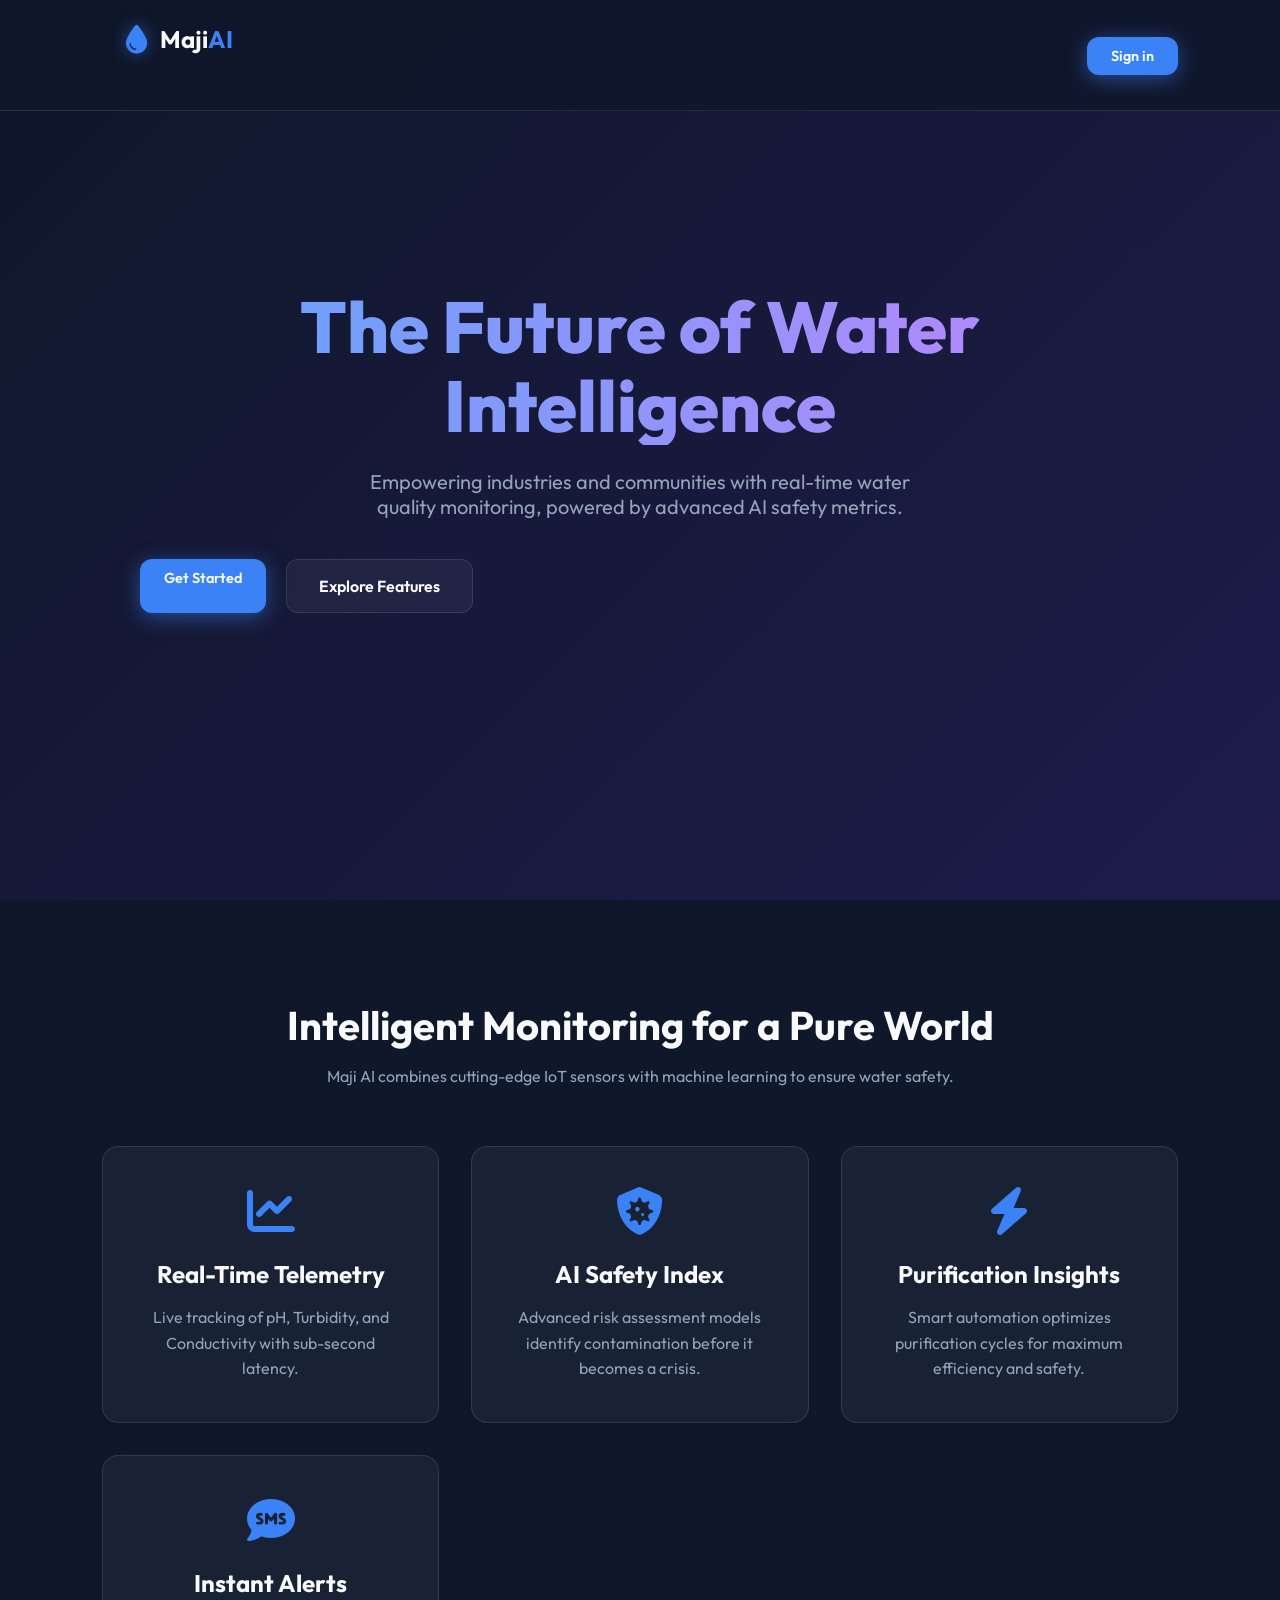
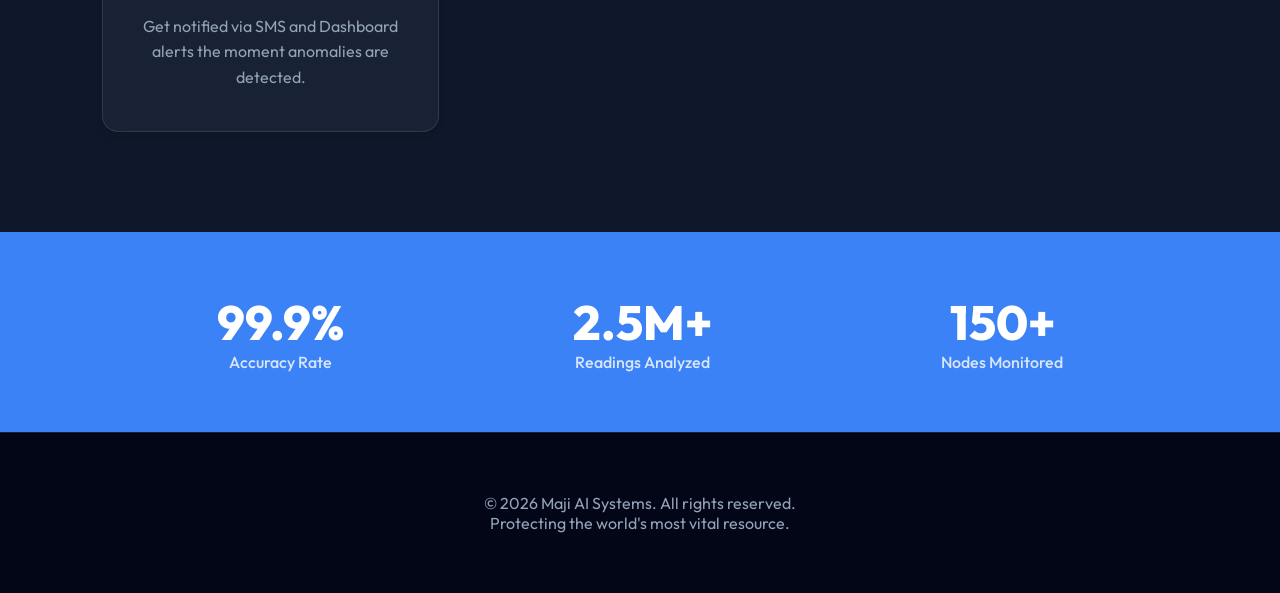
<file: frontend/index.html>
<!DOCTYPE html>
<html lang="en">
<head>
    <meta charset="UTF-8">
    <meta name="viewport" content="width=device-width, initial-scale=1.0">
    <title>Maji AI - Smart Water Intelligence</title>
    <link rel="preconnect" href="https://fonts.googleapis.com">
    <link rel="preconnect" href="https://fonts.gstatic.com" crossorigin>
    <link href="https://fonts.googleapis.com/css2?family=Outfit:wght@300;400;500;600;700&display=swap" rel="stylesheet">
    <link rel="stylesheet" href="https://cdnjs.cloudflare.com/ajax/libs/font-awesome/6.4.0/css/all.min.css">
    <link rel="stylesheet" href="style.css">
    <style>
        :root {
            --hero-gradient: linear-gradient(135deg, #0f172a 0%, #1e1b4b 100%);
        }

        body {
            overflow-x: hidden;
        }

        .landing-nav {
            position: fixed;
            top: 0;
            width: 100%;
            padding: 24px 8%;
            display: flex;
            justify-content: space-between;
            align-items: center;
            z-index: 1000;
            background: rgba(15, 23, 42, 0.8);
            backdrop-filter: blur(12px);
            border-bottom: 1px solid var(--border-color);
        }

        .hero-section {
            height: 100vh;
            display: flex;
            flex-direction: column;
            justify-content: center;
            align-items: center;
            text-align: center;
            padding: 0 10%;
            background: var(--hero-gradient);
            position: relative;
        }

        .hero-content h1 {
            font-size: 4.5rem;
            font-weight: 800;
            margin-bottom: 24px;
            background: linear-gradient(to right, #60a5fa, #c084fc);
            background-clip: text;
            -webkit-background-clip: text;
            -webkit-text-fill-color: transparent;
            line-height: 1.1;
        }

        .hero-content p {
            font-size: 1.25rem;
            color: var(--text-muted);
            max-width: 600px;
            margin: 0 auto 40px;
        }

        .hero-btns {
            display: flex;
            gap: 20px;
        }

        .btn-primary {
            padding: 16px 32px;
            background: var(--accent-blue);
            color: white;
            border-radius: 12px;
            font-weight: 600;
            text-decoration: none;
            transition: all 0.3s ease;
            box-shadow: 0 4px 20px var(--accent-blue-glow);
        }

        .btn-primary:hover {
            transform: translateY(-2px);
            box-shadow: 0 8px 30px var(--accent-blue-glow);
        }

        .btn-secondary {
            padding: 16px 32px;
            background: rgba(255, 255, 255, 0.05);
            color: white;
            border: 1px solid var(--border-color);
            border-radius: 12px;
            font-weight: 600;
            text-decoration: none;
            transition: all 0.3s ease;
        }

        .btn-secondary:hover {
            background: rgba(255, 255, 255, 0.1);
        }

        .features-section {
            padding: 100px 8%;
            background: #0f172a;
        }

        .section-header {
            text-align: center;
            margin-bottom: 60px;
        }

        .section-header h2 {
            font-size: 2.5rem;
            margin-bottom: 16px;
        }

        .features-grid {
            display: grid;
            grid-template-columns: repeat(auto-fit, minmax(280px, 1fr));
            gap: 32px;
        }

        .feature-card {
            padding: 40px;
            text-align: center;
            transition: all 0.3s ease;
        }

        .feature-card i {
            font-size: 3rem;
            color: var(--accent-blue);
            margin-bottom: 24px;
        }

        .feature-card h3 {
            font-size: 1.5rem;
            margin-bottom: 16px;
        }

        .feature-card p {
            color: var(--text-muted);
            line-height: 1.6;
        }

        .feature-card:hover {
            transform: translateY(-10px);
            background: rgba(255, 255, 255, 0.03);
        }

        .stats-banner {
            background: var(--accent-blue);
            padding: 60px 8%;
            display: flex;
            justify-content: space-around;
            text-align: center;
        }

        .stat-item h4 {
            font-size: 3rem;
            font-weight: 800;
            color: white;
        }

        .stat-item p {
            color: rgba(255, 255, 255, 0.8);
            font-weight: 500;
        }

        footer {
            padding: 60px 8%;
            background: #020617;
            border-top: 1px solid var(--border-color);
            text-align: center;
            color: var(--text-muted);
        }

        /* Modal styling */
        .modal {
            display: none;
            position: fixed;
            z-index: 2000;
            left: 0;
            top: 0;
            width: 100%;
            height: 100%;
            background-color: rgba(0,0,0,0.8);
            backdrop-filter: blur(8px);
            align-items: center;
            justify-content: center;
        }

        .modal-content {
            width: 100%;
            max-width: 420px;
            animation: slideUp 0.3s ease-out;
        }

        @keyframes slideUp {
            from { transform: translateY(20px); opacity: 0; }
            to { transform: translateY(0); opacity: 1; }
        }

        .close-modal {
            position: absolute;
            top: 20px;
            right: 20px;
            color: white;
            font-size: 24px;
            cursor: pointer;
            transition: color 0.3s;
        }

        .close-modal:hover {
            color: var(--accent-blue);
        }

        @media (max-width: 768px) {
            .hero-content h1 {
                font-size: 3rem;
            }
            .hero-btns {
                flex-direction: column;
                width: 100%;
            }
            .btn-primary, .btn-secondary {
                width: 100%;
            }
        }
    </style>
</head>
<body>
    <nav class="landing-nav">
        <div class="logo">
            <i class="fa-solid fa-droplet"></i>
            <span>Maji<span>AI</span></span>
        </div>
        <div class="nav-links">
            
            <a href="register.html" class="btn-primary" style="padding: 10px 24px; font-size: 0.9rem; margin-left: 12px;">Sign in</a>
        </div>
    </nav>

    <header class="hero-section">
        <div class="hero-content">
            <h1>The Future of Water Intelligence</h1>
            <p>Empowering industries and communities with real-time water quality monitoring, powered by advanced AI safety metrics.</p>
            <div class="hero-btns">
                <a href="register.html" class="btn-primary" style="padding: 10px 24px; font-size: 0.9rem; margin-left: 12px;">Get Started</a>
                <a href="#features" class="btn-secondary">Explore Features</a>
            </div>
        </div>
    </header>

    <!-- Login Modal -->
    <div id="login-modal" class="modal">
        <div class="modal-content">
            <span class="close-modal">&times;</span>
            <div class="glass-panel auth-card" style="margin: 0;">
                <div class="auth-header">
                    <div class="logo">
                        <i class="fa-solid fa-droplet"></i>
                        <span>Maji<span>AI</span></span>
                    </div>
                    <h2>Welcome Back</h2>
                    <p>Enter your credentials to access Maji AI</p>
                </div>

                <div id="login-error" class="error-message"></div>

                <form class="auth-form" id="login-form">
                    <div class="input-group">
                        <label for="login-email">Email Address</label>
                        <div class="input-wrapper">
                            <i class="fa-solid fa-envelope"></i>
                            <input type="email" id="login-email" placeholder="admin@majiai.io" required>
                        </div>
                    </div>

                    <div class="input-group">
                        <label for="login-password">Password</label>
                        <div class="input-wrapper">
                            <i class="fa-solid fa-lock"></i>
                            <input type="password" id="login-password" placeholder="••••••••" required>
                        </div>
                    </div>

                    <button type="submit" class="btn-submit">Sign In</button>
                </form>

                <div class="auth-footer">
                    Don't have an account? <a href="register.html">Register here</a>
                </div>
            </div>
        </div>
    </div>

    <section id="features" class="features-section">
        <div class="section-header">
            <h2>Intelligent Monitoring for a Pure World</h2>
            <p style="color: var(--text-muted);">Maji AI combines cutting-edge IoT sensors with machine learning to ensure water safety.</p>
        </div>

        <div class="features-grid">
            <div class="glass-panel feature-card">
                <i class="fa-solid fa-chart-line"></i>
                <h3>Real-Time Telemetry</h3>
                <p>Live tracking of pH, Turbidity, and Conductivity with sub-second latency.</p>
            </div>
            <div class="glass-panel feature-card">
                <i class="fa-solid fa-shield-virus"></i>
                <h3>AI Safety Index</h3>
                <p>Advanced risk assessment models identify contamination before it becomes a crisis.</p>
            </div>
            <div class="glass-panel feature-card">
                <i class="fa-solid fa-bolt"></i>
                <h3>Purification Insights</h3>
                <p>Smart automation optimizes purification cycles for maximum efficiency and safety.</p>
            </div>
            <div class="glass-panel feature-card">
                <i class="fa-solid fa-comment-sms"></i>
                <h3>Instant Alerts</h3>
                <p>Get notified via SMS and Dashboard alerts the moment anomalies are detected.</p>
            </div>
        </div>
    </section>

    <div class="stats-banner">
        <div class="stat-item">
            <h4>99.9%</h4>
            <p>Accuracy Rate</p>
        </div>
        <div class="stat-item">
            <h4>2.5M+</h4>
            <p>Readings Analyzed</p>
        </div>
        <div class="stat-item">
            <h4>150+</h4>
            <p>Nodes Monitored</p>
        </div>
    </div>

    <footer>
        <p>&copy; 2026 Maji AI Systems. All rights reserved. <br> Protecting the world's most vital resource.</p>
    </footer>

    <script src="auth.js"></script>
    <script>
        // Smooth scroll for anchors
        document.querySelectorAll('a[href^="#"]').forEach(anchor => {
            anchor.addEventListener('click', function (e) {
                e.preventDefault();
                document.querySelector(this.getAttribute('href')).scrollIntoView({
                    behavior: 'smooth'
                });
            });
        });
    </script>
</body>
</html>
</file>
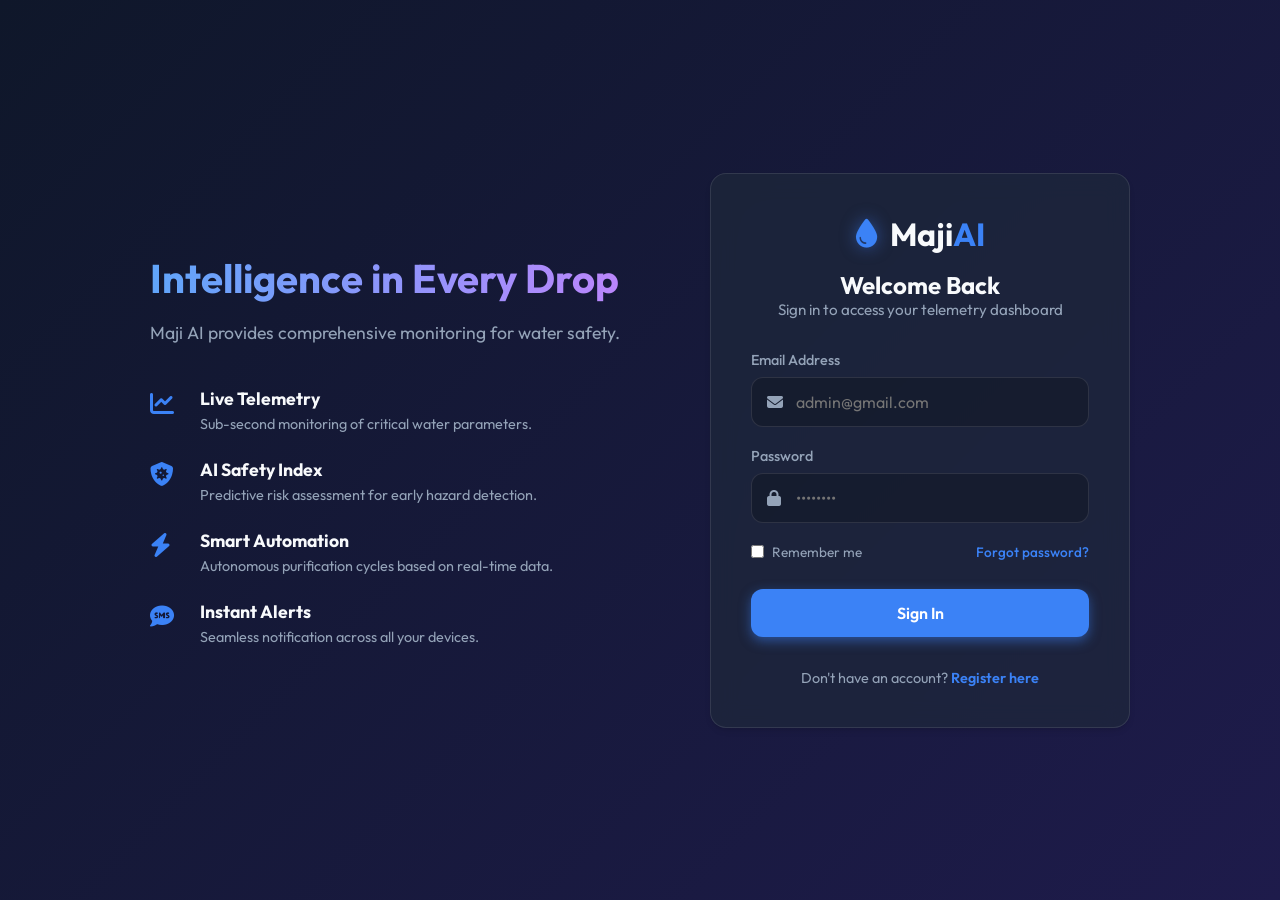
<file: frontend/login.html>
<!DOCTYPE html>
<html lang="en">
<head>
    <meta charset="UTF-8">
    <meta name="viewport" content="width=device-width, initial-scale=1.0">
    <title>Maji AI Authentication</title>
    <link rel="preconnect" href="https://fonts.googleapis.com">
    <link rel="preconnect" href="https://fonts.gstatic.com" crossorigin>
    <link href="https://fonts.googleapis.com/css2?family=Outfit:wght@300;400;500;600;700&display=swap" rel="stylesheet">
    <link rel="stylesheet" href="https://cdnjs.cloudflare.com/ajax/libs/font-awesome/6.4.0/css/all.min.css">
    <link rel="stylesheet" href="style.css">
    <link rel="stylesheet" href="login.css">
    
</head>
<body>
    <div class="auth-container">
        <div class="features-showcase">
            <div class="features-header">
                <h2>Intelligence in Every Drop</h2>
                <p>Maji AI provides comprehensive monitoring for water safety.</p>
            </div>
            <div class="features-list">
                <div class="feature-item">
                    <i class="fa-solid fa-chart-line"></i>
                    <div>
                        <h3>Live Telemetry</h3>
                        <p>Sub-second monitoring of critical water parameters.</p>
                    </div>
                </div>
                <div class="feature-item">
                    <i class="fa-solid fa-shield-virus"></i>
                    <div>
                        <h3>AI Safety Index</h3>
                        <p>Predictive risk assessment for early hazard detection.</p>
                    </div>
                </div>
                <div class="feature-item">
                    <i class="fa-solid fa-bolt"></i>
                    <div>
                        <h3>Smart Automation</h3>
                        <p>Autonomous purification cycles based on real-time data.</p>
                    </div>
                </div>
                <div class="feature-item">
                    <i class="fa-solid fa-comment-sms"></i>
                    <div>
                        <h3>Instant Alerts</h3>
                        <p>Seamless notification across all your devices.</p>
                    </div>
                </div>
            </div>
        </div>

        <div class="glass-panel auth-card">
            <div class="auth-header">
                <a href="index.html" style="text-decoration: none;">
                    <div class="logo">
                        <i class="fa-solid fa-droplet"></i>
                        <span>Maji<span>AI</span></span>
                    </div>
                </a>
                <h2>Welcome Back</h2>
                <p>Sign in to access your telemetry dashboard</p>
            </div>

            <div id="login-error" class="error-message"></div>

            <form class="auth-form" id="login-form">
                <div class="input-group">
                    <label for="login-email">Email Address</label>
                    <div class="input-wrapper">
                        <i class="fa-solid fa-envelope"></i>
                        <input type="email" id="login-email" placeholder="admin@gmail.com" required>
                    </div>
                </div>

                <div class="input-group">
                    <label for="login-password">Password</label>
                    <div class="input-wrapper">
                        <i class="fa-solid fa-lock"></i>
                        <input type="password" id="login-password" placeholder="••••••••" required>
                    </div>
                </div>

                <div class="form-options">
                    <label class="remember-me">
                        <input type="checkbox" id="remember">
                        Remember me
                    </label>
                    <a href="#" class="forgot-password">Forgot password?</a>
                </div>

                <button type="submit" class="btn-submit">Sign In</button>
            </form>

            <div class="auth-footer">
                Don't have an account? <a href="register.html">Register here</a>
            </div>
        </div>
    </div>
    
    <script src="auth.js"></script>
</body>
</html>
</file>
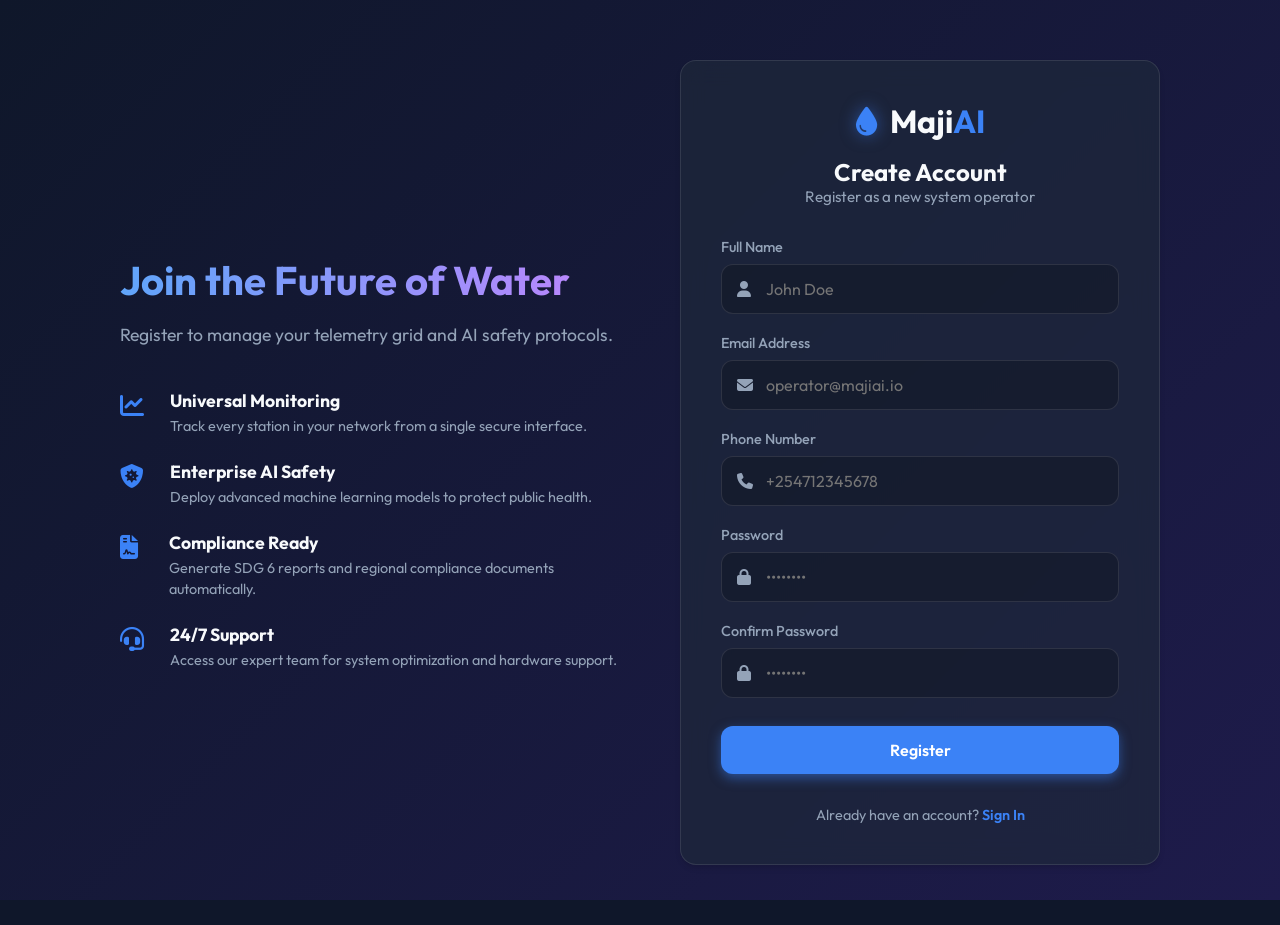
<file: frontend/register.html>
<!DOCTYPE html>
<html lang="en">
<head>
    <meta charset="UTF-8">
    <meta name="viewport" content="width=device-width, initial-scale=1.0">
    <title>Maji AI - Register</title>
    <link rel="preconnect" href="https://fonts.googleapis.com">
    <link rel="preconnect" href="https://fonts.gstatic.com" crossorigin>
    <link href="https://fonts.googleapis.com/css2?family=Outfit:wght@300;400;500;600;700&display=swap" rel="stylesheet">
    <link rel="stylesheet" href="https://cdnjs.cloudflare.com/ajax/libs/font-awesome/6.4.0/css/all.min.css">
    <link rel="stylesheet" href="style.css">
    <link rel="stylesheet" href="register.css">
</head>
<body>
    <div class="auth-container">
        <div class="features-showcase">
            <div class="features-header">
                <h2>Join the Future of Water</h2>
                <p>Register to manage your telemetry grid and AI safety protocols.</p>
            </div>
            <div class="features-list">
                <div class="feature-item">
                    <i class="fa-solid fa-chart-line"></i>
                    <div>
                        <h3>Universal Monitoring</h3>
                        <p>Track every station in your network from a single secure interface.</p>
                    </div>
                </div>
                <div class="feature-item">
                    <i class="fa-solid fa-shield-virus"></i>
                    <div>
                        <h3>Enterprise AI Safety</h3>
                        <p>Deploy advanced machine learning models to protect public health.</p>
                    </div>
                </div>
                <div class="feature-item">
                    <i class="fa-solid fa-file-contract"></i>
                    <div>
                        <h3>Compliance Ready</h3>
                        <p>Generate SDG 6 reports and regional compliance documents automatically.</p>
                    </div>
                </div>
                <div class="feature-item">
                    <i class="fa-solid fa-headset"></i>
                    <div>
                        <h3>24/7 Support</h3>
                        <p>Access our expert team for system optimization and hardware support.</p>
                    </div>
                </div>
            </div>
        </div>

        <div class="glass-panel auth-card">
            <div class="auth-header">
                <a href="index.html" style="text-decoration: none;">
                    <div class="logo">
                        <i class="fa-solid fa-droplet"></i>
                        <span>Maji<span>AI</span></span>
                    </div>
                </a>
                <h2>Create Account</h2>
                <p>Register as a new system operator</p>
            </div>

            <div id="register-error" class="error-message"></div>
            <div id="register-success" class="success-message">
                Registration successful! Redirecting to dashboard...
            </div>

            <form class="auth-form" id="register-form">
                <div class="input-group">
                    <label for="reg-name">Full Name</label>
                    <div class="input-wrapper">
                        <i class="fa-solid fa-user"></i>
                        <input type="text" id="reg-name" placeholder="John Doe" required>
                    </div>
                </div>

                <div class="input-group">
                    <label for="reg-email">Email Address</label>
                    <div class="input-wrapper">
                        <i class="fa-solid fa-envelope"></i>
                        <input type="email" id="reg-email" placeholder="operator@majiai.io" required>
                    </div>
                </div>               
             <div class="input-group">
             <label for="reg-phone">Phone Number</label>
             <div class="input-wrapper">
          <i class="fa-solid fa-phone"></i>
         <input type="tel" id="reg-phone" placeholder="+254712345678" required>
         </div>
         </div>

                <div class="input-group">
                    <label for="reg-password">Password</label>
                    <div class="input-wrapper">
                        <i class="fa-solid fa-lock"></i>
                        <input type="password" id="reg-password" placeholder="••••••••" required minlength="6">
                    </div>
                </div>

                <div class="input-group">
                    <label for="reg-confirm">Confirm Password</label>
                    <div class="input-wrapper">
                        <i class="fa-solid fa-lock"></i>
                        <input type="password" id="reg-confirm" placeholder="••••••••" required>
                    </div>
                </div>

                <button type="submit" class="btn-submit">Register</button>
            </form>

            <div class="auth-footer">
                Already have an account? <a href="login.html">Sign In</a>
            </div>
        </div>
    </div>
    
    <script src="auth.js"></script>
</body>
</html>
</file>
<file: frontend/style.css>
:root {
    --bg-dark: #0f172a;
    --bg-card: rgba(30, 41, 59, 0.7);
    --bg-card-hover: rgba(30, 41, 59, 0.9);
    --border-color: rgba(255, 255, 255, 0.1);
    
    --text-main: #f8fafc;
    --text-muted: #94a3b8;
    
    --accent-blue: #3b82f6;
    --accent-blue-glow: rgba(59, 130, 246, 0.5);
    
    --accent-orange: #f59e0b;
    --accent-orange-glow: rgba(245, 158, 11, 0.5);
    
    --accent-red: #ef4444;
    --accent-red-glow: rgba(239, 68, 68, 0.5);
    
    --accent-purple: #8b5cf6;
    
    --status-safe: #10b981;
    --status-safe-bg: rgba(16, 185, 129, 0.1);
    
    --status-danger: #ef4444;
    --status-danger-bg: rgba(239, 68, 68, 0.1);
    --status-danger-pulse: rgba(239, 68, 68, 0.4);
}

* {
    margin: 0;
    padding: 0;
    box-sizing: border-box;
    font-family: 'Outfit', sans-serif;
}

body {
    background-color: var(--bg-dark);
    color: var(--text-main);
    overflow-x: hidden; 
    background-image: 
        radial-gradient(circle at 15% 50%, rgba(59, 130, 246, 0.15), transparent 25%),
        radial-gradient(circle at 85% 30%, rgba(139, 92, 246, 0.15), transparent 25%);
    min-height: 100vh;
}


.glass-panel {
    background: var(--bg-card);
    backdrop-filter: blur(12px);
    -webkit-backdrop-filter: blur(12px);
    border: 1px solid var(--border-color);
    border-radius: 16px;
    box-shadow: 0 4px 6px -1px rgba(0, 0, 0, 0.1), 0 2px 4px -1px rgba(0, 0, 0, 0.06);
}

.app-container {
    display: flex;
    height: 100vh;
    width: 100vw;
}

.sidebar {
    width: 260px;
    background: rgba(15, 23, 42, 0.8);
    backdrop-filter: blur(20px);
    border-right: 1px solid var(--border-color);
    display: flex;
    flex-direction: column;
    padding: 24px 0;
    z-index: 10;
}

.logo {
    display: flex;
    align-items: center;
    gap: 12px;
    padding: 0 24px 32px;
    font-size: 1.5rem;
    font-weight: 700;
    color: var(--text-main);
}

.logo i {
    color: var(--accent-blue);
    font-size: 1.8rem;
    filter: drop-shadow(0 0 8px var(--accent-blue-glow));
}

.logo span span {
    color: var(--accent-blue);
}

.nav-menu {
    flex: 1;
    display: flex;
    flex-direction: column;
    gap: 8px;
    padding: 0 16px;
}

.nav-item {
    display: flex;
    align-items: center;
    gap: 16px;
    padding: 14px 20px;
    color: var(--text-muted);
    text-decoration: none;
    border-radius: 12px;
    font-weight: 500;
    transition: all 0.3s ease;
    position: relative;
}

.nav-item:hover, .nav-item.active {
    background: rgba(255, 255, 255, 0.05);
    color: var(--text-main);
}

.nav-item.active {
    background: linear-gradient(90deg, rgba(59, 130, 246, 0.1) 0%, transparent 100%);
    border-left: 3px solid var(--accent-blue);
}

.nav-item i {
    font-size: 1.2rem;
    width: 24px;
    text-align: center;
}

.badge {
    position: absolute;
    right: 16px;
    background: var(--accent-red);
    color: white;
    font-size: 0.75rem;
    padding: 2px 8px;
    border-radius: 999px;
    font-weight: 700;
    opacity: 0;
    transition: opacity 0.3s;
}

.badge.show {
    opacity: 1;
}

.system-status {
    padding: 24px;
    display: flex;
    align-items: center;
    gap: 12px;
    border-top: 1px solid var(--border-color);
    font-size: 0.9rem;
    color: var(--text-muted);
}

.status-indicator {
    width: 10px;
    height: 10px;
    border-radius: 50%;
}

.status-indicator.safe {
    background: var(--status-safe);
    box-shadow: 0 0 8px var(--status-safe);
}

.status-indicator.danger {
    background: var(--status-danger);
    box-shadow: 0 0 8px var(--status-danger);
    animation: pulse 1s infinite alternate;
}


.main-content {
    flex: 1;
    padding: 32px;
    overflow-y: auto;
    position: relative;
}

.view-section {
    display: none;
    flex-direction: column;
    gap: 32px;
    animation: fadeIn 0.3s ease-out;
}

.view-section.active {
    display: flex;
}


.top-header {
    display: flex;
    justify-content: space-between;
    align-items: center;
}

.header-titles h1 {
    font-size: 1.8rem;
    font-weight: 600;
    margin-bottom: 4px;
}

.subtitle {
    color: var(--text-muted);
    font-size: 1rem;
}

.header-actions {
    display: flex;
    align-items: center;
    gap: 16px;
}

.ai-status {
    background: var(--status-safe-bg);
    border: 1px solid var(--status-safe);
    color: var(--status-safe);
    padding: 10px 20px;
    border-radius: 999px;
    font-weight: 600;
    display: flex;
    align-items: center;
    gap: 8px;
    transition: all 0.3s ease;
}

.ai-status.danger {
    background: var(--status-danger-bg);
    border-color: var(--status-danger);
    color: var(--status-danger);
    animation: pulseBorder 1.5s infinite;
}

.btn {
    padding: 10px 20px;
    border-radius: 8px;
    border: none;
    font-weight: 600;
    cursor: pointer;
    display: flex;
    align-items: center;
    gap: 8px;
    transition: all 0.2s ease;
    font-size: 0.95rem;
}

.btn-warning {
    background: var(--accent-orange);
    color: #fff;
    box-shadow: 0 4px 12px var(--accent-orange-glow);
}

.btn-warning:hover {
    background: #d97706;
    transform: translateY(-2px);
}

.btn-success {
    background: var(--status-safe);
    color: #fff;
    box-shadow: 0 4px 12px rgba(16, 185, 129, 0.4);
}

.btn-success:hover {
    background: #059669;
    transform: translateY(-2px);
}


.kpi-grid {
    display: grid;
    grid-template-columns: repeat(3, 1fr);
    gap: 24px;
}

.kpi-card {
    background: var(--bg-card);
    backdrop-filter: blur(12px);
    border: 1px solid var(--border-color);
    border-radius: 16px;
    padding: 24px;
    transition: transform 0.3s ease, box-shadow 0.3s ease;
    position: relative;
    overflow: hidden;
}

.kpi-card:hover {
    transform: translateY(-4px);
    background: var(--bg-card-hover);
}

.kpi-card.alert {
    border-color: var(--status-danger);
    background: linear-gradient(145deg, var(--bg-card) 60%, rgba(239, 68, 68, 0.1) 100%);
}

.card-header {
    display: flex;
    align-items: center;
    gap: 16px;
    margin-bottom: 20px;
}

.icon-box {
    width: 48px;
    height: 48px;
    border-radius: 12px;
    display: flex;
    align-items: center;
    justify-content: center;
    font-size: 1.4rem;
}

.icon-box.blue { background: rgba(59, 130, 246, 0.1); color: var(--accent-blue); }
.icon-box.orange { background: rgba(245, 158, 11, 0.1); color: var(--accent-orange); }
.icon-box.red { background: rgba(239, 68, 68, 0.1); color: var(--accent-red); }
.icon-box.purple { background: rgba(139, 92, 246, 0.1); color: var(--accent-purple); }
.icon-box.green { background: rgba(16, 185, 129, 0.1); color: var(--status-safe); }
.icon-box.cyan { background: rgba(6, 182, 212, 0.1); color: #06b6d4; }

.card-header h3 {
    font-size: 1.1rem;
    font-weight: 500;
    color: var(--text-muted);
}

.card-body {
    display: flex;
    justify-content: space-between;
    align-items: flex-end;
    margin-bottom: 16px;
}

.value {
    font-size: 2.5rem;
    font-weight: 700;
    line-height: 1;
}

.trend {
    font-size: 0.9rem;
    font-weight: 500;
    color: var(--status-safe);
    background: var(--status-safe-bg);
    padding: 4px 10px;
    border-radius: 6px;
}

.trend.warning {
    color: var(--accent-orange);
    background: rgba(245, 158, 11, 0.1);
}

.trend.danger {
    color: var(--status-danger);
    background: var(--status-danger-bg);
}

.progress-bar {
    height: 6px;
    background: rgba(255, 255, 255, 0.05);
    border-radius: 3px;
    overflow: hidden;
}

.progress {
    height: 100%;
    border-radius: 3px;
    transition: width 0.5s ease;
}

.progress.blue { background: var(--accent-blue); box-shadow: 0 0 10px var(--accent-blue); }
.progress.orange { background: var(--accent-orange); box-shadow: 0 0 10px var(--accent-orange); }
.progress.red { background: var(--accent-red); box-shadow: 0 0 10px var(--accent-red); }
.progress.purple { background: var(--accent-purple); box-shadow: 0 0 10px var(--accent-purple); }
.progress.green { background: var(--status-safe); box-shadow: 0 0 10px var(--status-safe); }
.progress.cyan { background: #06b6d4; box-shadow: 0 0 10px #06b6d4; }
.progress.danger { background: var(--status-danger); box-shadow: 0 0 10px var(--status-danger); }


.dashboard-body {
    display: grid;
    grid-template-columns: 2fr 1fr;
    gap: 24px;
    flex: 1;
    min-height: 400px;
}

.panel-header {
    padding: 24px;
    border-bottom: 1px solid var(--border-color);
    display: flex;
    justify-content: space-between;
    align-items: center;
}

.panel-header h2 {
    font-size: 1.2rem;
    font-weight: 600;
}

.legend {
    display: flex;
    gap: 16px;
    font-size: 0.9rem;
    color: var(--text-muted);
}

.legend-item {
    display: flex;
    align-items: center;
    gap: 6px;
}

.dot {
    width: 10px;
    height: 10px;
    border-radius: 50%;
}

.dot.blue { background: var(--accent-blue); }
.dot.orange { background: var(--accent-orange); }

.canvas-wrapper {
    padding: 24px;
    height: calc(100% - 73px);
    width: 100%;
}

.insights-list {
    padding: 24px;
    display: flex;
    flex-direction: column;
    gap: 16px;
    max-height: calc(100% - 73px);
    overflow-y: auto;
}

.insight-item {
    display: flex;
    gap: 16px;
    padding: 16px;
    border-radius: 12px;
    background: rgba(255, 255, 255, 0.02);
    border: 1px solid rgba(255, 255, 255, 0.05);
    position: relative;
    animation: slideIn 0.4s ease forwards;
}

.insight-item.safe i { color: var(--status-safe); }
.insight-item.danger i { color: var(--status-danger); }
.insight-item.warning i { color: var(--accent-orange); }

.insight-item i {
    font-size: 1.5rem;
    margin-top: 2px;
}

.insight-text h4 {
    font-size: 1rem;
    margin-bottom: 4px;
}

.insight-text p {
    font-size: 0.85rem;
    color: var(--text-muted);
    line-height: 1.4;
}

.insight-item .time {
    position: absolute;
    top: 16px;
    right: 16px;
    font-size: 0.75rem;
    color: var(--text-muted);
}


.modal-overlay {
    position: fixed;
    top: 0;
    left: 0;
    width: 100vw;
    height: 100vh;
    background: rgba(0, 0, 0, 0.6);
    backdrop-filter: blur(8px);
    display: flex;
    justify-content: center;
    align-items: center;
    z-index: 1000;
    opacity: 0;
    pointer-events: none;
    transition: opacity 0.3s ease;
}

.modal-overlay.active {
    opacity: 1;
    pointer-events: auto;
}

.phone-mockup {
    width: 300px;
    height: 600px;
    background: #111;
    border-radius: 40px;
    border: 8px solid #333;
    position: relative;
    box-shadow: 0 25px 50px -12px rgba(0, 0, 0, 0.5);
    display: flex;
    flex-direction: column;
    overflow: hidden;
    transform: translateY(50px);
    transition: transform 0.4s cubic-bezier(0.175, 0.885, 0.32, 1.275);
}

.modal-overlay.active .phone-mockup {
    transform: translateY(0);
}

.notch {
    position: absolute;
    top: 0;
    left: 50%;
    transform: translateX(-50%);
    width: 120px;
    height: 25px;
    background: #333;
    border-bottom-left-radius: 15px;
    border-bottom-right-radius: 15px;
    z-index: 2;
}

.phone-screen {
    background: #fff;
    flex: 1;
    position: relative;
    display: flex;
    flex-direction: column;
}

.sms-header {
    background: #f0f0f0;
    color: #000;
    padding: 35px 20px 15px;
    font-weight: 600;
    font-size: 1.1rem;
    display: flex;
    align-items: center;
    gap: 10px;
    border-bottom: 1px solid #ddd;
}

.sms-header i {
    color: #4ade80;
}

.msg-bubble {
    background: #e5e5ea;
    color: #000;
    padding: 12px 16px;
    border-radius: 18px;
    margin: 20px;
    font-size: 0.9rem;
    line-height: 1.4;
    border-bottom-left-radius: 4px;
}

.msg-bubble.system {
    background: #fee2e2;
    color: #991b1b;
    border-left: 4px solid #ef4444;
}

.btn-dismiss {
    position: absolute;
    bottom: 30px;
    left: 50%;
    transform: translateX(-50%);
    background: #000;
    color: white;
    border: none;
    padding: 12px 32px;
    border-radius: 999px;
    font-weight: 600;
    cursor: pointer;
}


@keyframes pulse {
    0% { box-shadow: 0 0 0 0 var(--status-danger-pulse); }
    70% { box-shadow: 0 0 0 10px rgba(239, 68, 68, 0); }
    100% { box-shadow: 0 0 0 0 rgba(239, 68, 68, 0); }
}

@keyframes pulseBorder {
    0% { box-shadow: 0 0 0 0 rgba(239, 68, 68, 0.4); }
    70% { box-shadow: 0 0 0 15px rgba(239, 68, 68, 0); }
    100% { box-shadow: 0 0 0 0 rgba(239, 68, 68, 0); }
}

@keyframes slideIn {
    from { opacity: 0; transform: translateX(20px); }
    to { opacity: 1; transform: translateX(0); }
}

@keyframes fadeIn {
    from { opacity: 0; transform: translateY(10px); }
    to { opacity: 1; transform: translateY(0); }
}


@media (max-width: 1200px) {
    .kpi-grid { grid-template-columns: repeat(2, 1fr); }
    .dashboard-body { grid-template-columns: 1fr; }
    .insights-list { max-height: 300px; }
}

@media (max-width: 768px) {
    .app-container { flex-direction: column; }
    .sidebar { width: 100%; height: auto; padding: 16px; }
    .nav-menu { flex-direction: row; overflow-x: auto; overflow-y: hidden; }
    .nav-item span { display: none; }
    .top-header { flex-direction: column; align-items: flex-start; gap: 16px; }
    .kpi-grid { grid-template-columns: 1fr; }
}
</file>
<file: frontend/login.css>
.auth-container {
    display: flex;
    min-height: 100vh;
    width: 100%;
    align-items: center;
    justify-content: center;
    gap: clamp(20px, 5vw, 60px);
    padding: clamp(24px, 5vw, 60px);
    background: linear-gradient(135deg, #0f172a 0%, #1e1b4b 100%);
    background-attachment: fixed;
}

.features-showcase {
    flex: 1;
    max-width: 500px;
    display: flex;
    flex-direction: column;
    gap: 40px;
    animation: slideRight 0.6s ease-out;
}

@keyframes slideRight {
    from { opacity: 0; transform: translateX(-30px); }
    to { opacity: 1; transform: translateX(0); }
}

.features-header h2 {
    font-size: 2.5rem;
    font-weight: 700;
    margin-bottom: 16px;
    background: linear-gradient(to right, #60a5fa, #c084fc);
    background-clip: text;
    -webkit-background-clip: text;
    -webkit-text-fill-color: transparent;
}

.features-header p {
    color: var(--text-muted);
    font-size: 1.1rem;
    line-height: 1.6;
}

.features-list {
    display: flex;
    flex-direction: column;
    gap: 24px;
}

.feature-item {
    display: flex;
    gap: 20px;
    align-items: flex-start;
}

.feature-item i {
    font-size: 1.5rem;
    color: var(--accent-blue);
    margin-top: 4px;
    width: 30px;
}

.feature-item h3 {
    font-size: 1.1rem;
    margin-bottom: 4px;
    color: var(--text-main);
}

.feature-item p {
    color: var(--text-muted);
    font-size: 0.9rem;
    line-height: 1.4;
}

.auth-card {
    width: 100%;
    max-width: 420px;
    padding: 40px;
    display: flex;
    flex-direction: column;
    gap: 24px;
    animation: slideUp 0.6s ease-out;
}

@keyframes slideUp {
    from { opacity: 0; transform: translateY(30px); }
    to { opacity: 1; transform: translateY(0); }
}

        .auth-header {
            text-align: center;
            margin-bottom: 8px;
        }

        .auth-header .logo {
            justify-content: center;
            padding: 0 0 16px 0;
            font-size: 2rem;
        }

        .auth-header p {
            color: var(--text-muted);
            font-size: 0.95rem;
        }

        .auth-form {
            display: flex;
            flex-direction: column;
            gap: 20px;
        }

        .input-group {
            display: flex;
            flex-direction: column;
            gap: 8px;
        }

        .input-group label {
            font-size: 0.9rem;
            font-weight: 500;
            color: var(--text-muted);
        }

        .input-wrapper {
            position: relative;
            display: flex;
            align-items: center;
        }

        .input-wrapper i {
            position: absolute;
            left: 16px;
            color: var(--text-muted);
        }

        .input-wrapper input {
            width: 100%;
            padding: 14px 16px 14px 44px;
            background: rgba(0, 0, 0, 0.2);
            border: 1px solid var(--border-color);
            border-radius: 12px;
            color: var(--text-main);
            font-size: 1rem;
            transition: all 0.3s ease;
            outline: none;
        }

        .input-wrapper input:focus {
            border-color: var(--accent-blue);
            background: rgba(0, 0, 0, 0.4);
            box-shadow: 0 0 0 4px rgba(59, 130, 246, 0.1);
        }

        .form-options {
            display: flex;
            justify-content: space-between;
            align-items: center;
            font-size: 0.85rem;
        }

        .remember-me {
            display: flex;
            align-items: center;
            gap: 8px;
            color: var(--text-muted);
            cursor: pointer;
        }
        
        .remember-me input {
            cursor: pointer;
            accent-color: var(--accent-blue);
        }

        .forgot-password {
            color: var(--accent-blue);
            text-decoration: none;
            font-weight: 500;
        }

        .forgot-password:hover {
            text-decoration: underline;
        }

        .btn-submit {
            width: 100%;
            padding: 14px;
            background: var(--accent-blue);
            color: white;
            border: none;
            border-radius: 12px;
            font-size: 1rem;
            font-weight: 600;
            cursor: pointer;
            transition: all 0.3s ease;
            box-shadow: 0 4px 12px var(--accent-blue-glow);
            margin-top: 8px;
        }

        .btn-submit:hover {
            background: #2563eb;
            transform: translateY(-2px);
            box-shadow: 0 6px 16px var(--accent-blue-glow);
        }

        .auth-footer {
            text-align: center;
            font-size: 0.9rem;
            color: var(--text-muted);
            margin-top: 8px;
        }

        .auth-footer a {
            color: var(--accent-blue);
            text-decoration: none;
            font-weight: 600;
            cursor: pointer;
        }

        .auth-footer a:hover {
            text-decoration: underline;
        }

        /* Toggle System */
        .form-section {
            display: none;
            animation: fadeIn 0.4s ease-out forwards;
        }

        .form-section.active {
            display: block;
        }

        .error-message {
            color: var(--accent-red);
            font-size: 0.85rem;
            padding: 10px;
            background: var(--status-danger-bg);
            border: 1px solid var(--status-danger);
            border-radius: 8px;
            display: none;
            text-align: center;
        }

        .success-message {
            color: var(--status-safe);
            font-size: 0.85rem;
            padding: 10px;
            background: var(--status-safe-bg);
            border: 1px solid var(--status-safe);
            border-radius: 8px;
            display: none;
            text-align: center;
        }
</file>
<file: frontend/register.css>
.auth-container {
    display: flex;
    min-height: 100vh;
    width: 100%;
    align-items: center;
    justify-content: center;
    gap: clamp(20px, 5vw, 60px);
    padding: clamp(24px, 5vw, 60px);
    background: linear-gradient(135deg, #0f172a 0%, #1e1b4b 100%);
    background-attachment: fixed;
}

.features-showcase {
    flex: 1;
    max-width: 500px;
    display: flex;
    flex-direction: column;
    gap: 40px;
    animation: slideRight 0.6s ease-out;
}

@keyframes slideRight {
    from { opacity: 0; transform: translateX(-30px); }
    to { opacity: 1; transform: translateX(0); }
}

.features-header h2 {
    font-size: 2.5rem;
    font-weight: 700;
    margin-bottom: 16px;
    background: linear-gradient(to right, #60a5fa, #c084fc);
    background-clip: text;
    -webkit-background-clip: text;
    -webkit-text-fill-color: transparent;
}

.features-header p {
    color: var(--text-muted);
    font-size: 1.1rem;
    line-height: 1.6;
}

.features-list {
    display: flex;
    flex-direction: column;
    gap: 24px;
}

.feature-item {
    display: flex;
    gap: 20px;
    align-items: flex-start;
}

.feature-item i {
    font-size: 1.5rem;
    color: var(--accent-blue);
    margin-top: 4px;
    width: 30px;
}

.feature-item h3 {
    font-size: 1.1rem;
    margin-bottom: 4px;
    color: var(--text-main);
}

.feature-item p {
    color: var(--text-muted);
    font-size: 0.9rem;
    line-height: 1.4;
}

.auth-card {
    width: 100%;
    max-width: 480px;
    padding: 40px;
    display: flex;
    flex-direction: column;
    gap: 24px;
    animation: slideUp 0.6s ease-out;
}

@keyframes slideUp {
    from { opacity: 0; transform: translateY(30px); }
    to { opacity: 1; transform: translateY(0); }
}

        .auth-header {
            text-align: center;
            margin-bottom: 8px;
        }

        .auth-header .logo {
            justify-content: center;
            padding: 0 0 16px 0;
            font-size: 2rem;
        }

        .auth-header p {
            color: var(--text-muted);
            font-size: 0.95rem;
        }

        .auth-form {
            display: flex;
            flex-direction: column;
            gap: 20px;
        }

        .input-group {
            display: flex;
            flex-direction: column;
            gap: 8px;
        }

        .input-group label {
            font-size: 0.9rem;
            font-weight: 500;
            color: var(--text-muted);
        }

        .input-wrapper {
            position: relative;
            display: flex;
            align-items: center;
        }

        .input-wrapper i {
            position: absolute;
            left: 16px;
            color: var(--text-muted);
        }

        .input-wrapper input {
            width: 100%;
            padding: 14px 16px 14px 44px;
            background: rgba(0, 0, 0, 0.2);
            border: 1px solid var(--border-color);
            border-radius: 12px;
            color: var(--text-main);
            font-size: 1rem;
            transition: all 0.3s ease;
            outline: none;
        }

        .input-wrapper input:focus {
            border-color: var(--accent-blue);
            background: rgba(0, 0, 0, 0.4);
            box-shadow: 0 0 0 4px rgba(59, 130, 246, 0.1);
        }

        .btn-submit {
            width: 100%;
            padding: 14px;
            background: var(--accent-blue);
            color: white;
            border: none;
            border-radius: 12px;
            font-size: 1rem;
            font-weight: 600;
            cursor: pointer;
            transition: all 0.3s ease;
            box-shadow: 0 4px 12px var(--accent-blue-glow);
            margin-top: 8px;
        }

        .btn-submit:hover {
            background: #2563eb;
            transform: translateY(-2px);
            box-shadow: 0 6px 16px var(--accent-blue-glow);
        }

        .auth-footer {
            text-align: center;
            font-size: 0.9rem;
            color: var(--text-muted);
            margin-top: 8px;
        }

        .auth-footer a {
            color: var(--accent-blue);
            text-decoration: none;
            font-weight: 600;
        }

        .auth-footer a:hover {
            text-decoration: underline;
        }

        .error-message {
            color: var(--accent-red);
            font-size: 0.85rem;
            padding: 10px;
            background: var(--status-danger-bg);
            border: 1px solid var(--status-danger);
            border-radius: 8px;
            display: none;
            text-align: center;
        }

        .success-message {
            color: var(--status-safe);
            font-size: 0.85rem;
            padding: 10px;
            background: var(--status-safe-bg);
            border: 1px solid var(--status-safe);
            border-radius: 8px;
            display: none;
            text-align: center;
        }

@media (max-width: 992px) {
    .auth-container {
        flex-direction: column;
        gap: 40px;
        padding: 60px 24px;
    }
    .features-showcase {
        text-align: center;
        max-width: 100%;
    }
    .feature-item {
        text-align: left;
    }
}
</file>
